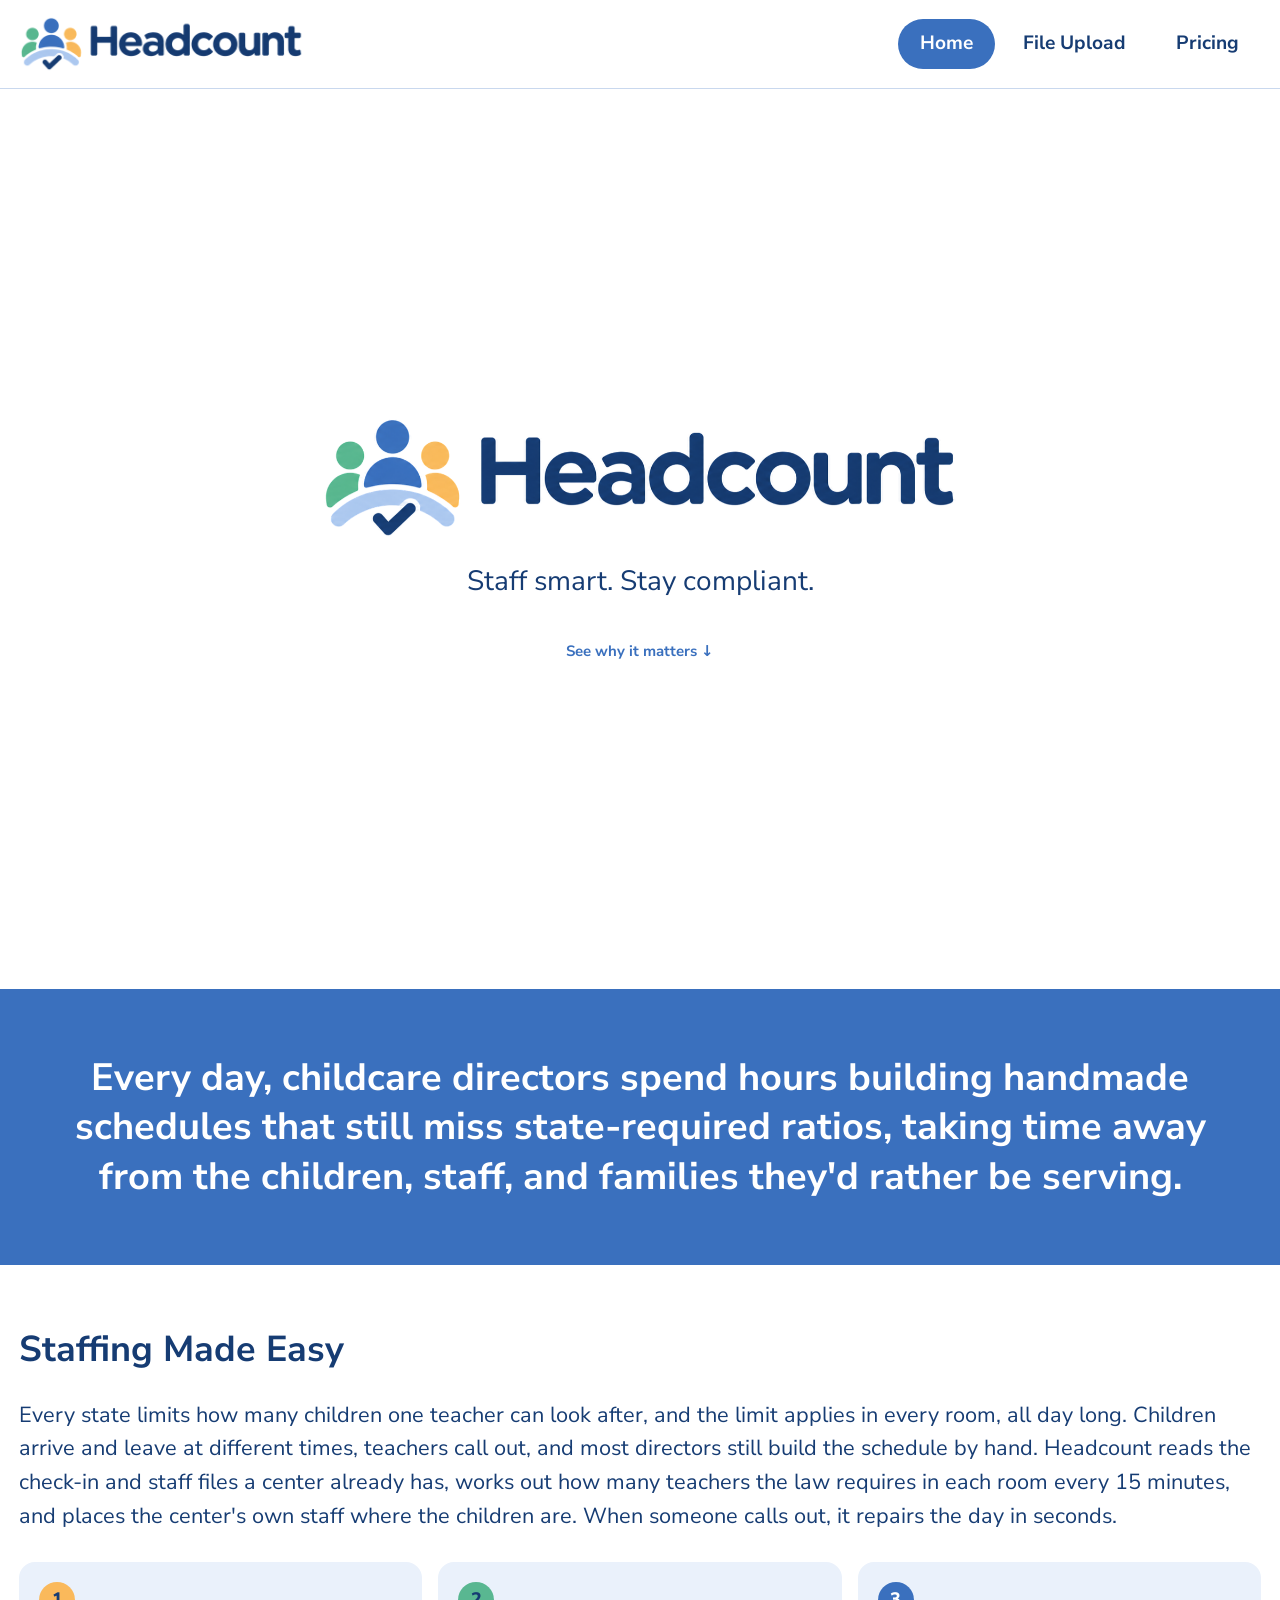
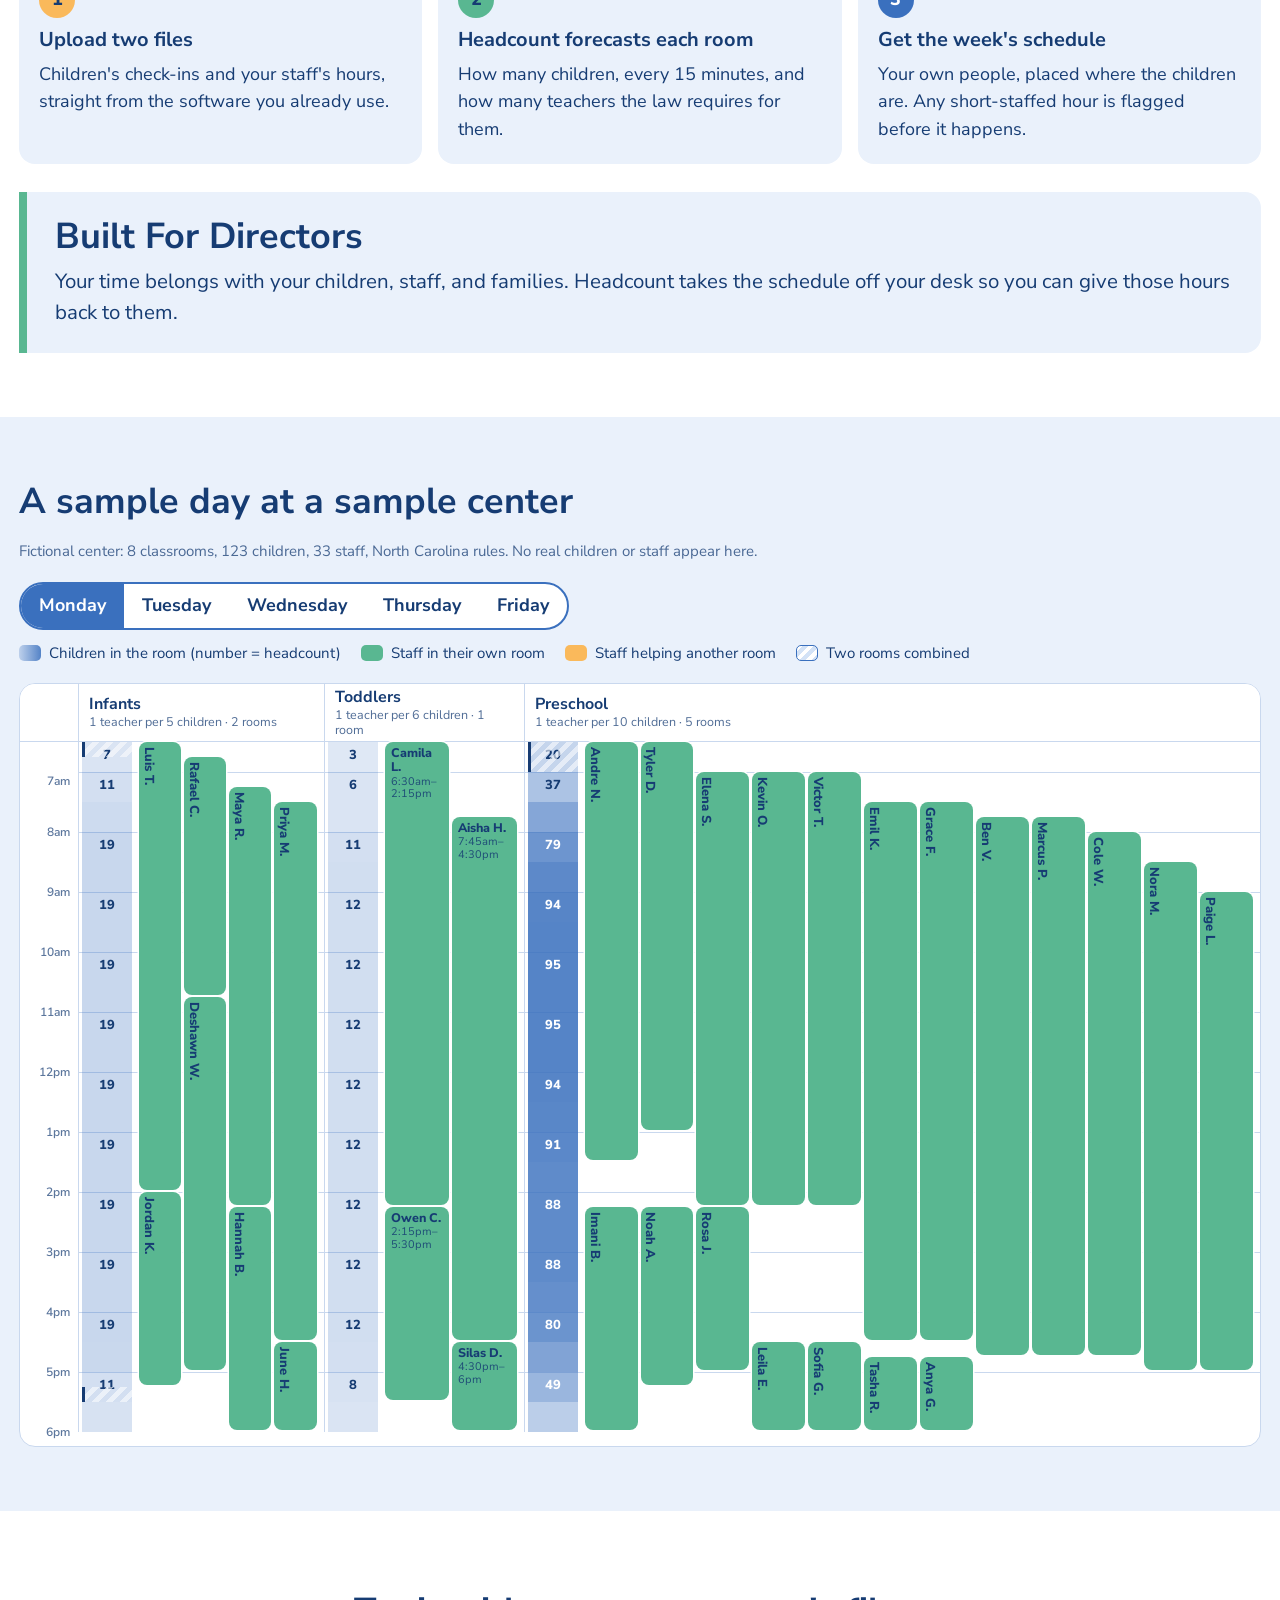
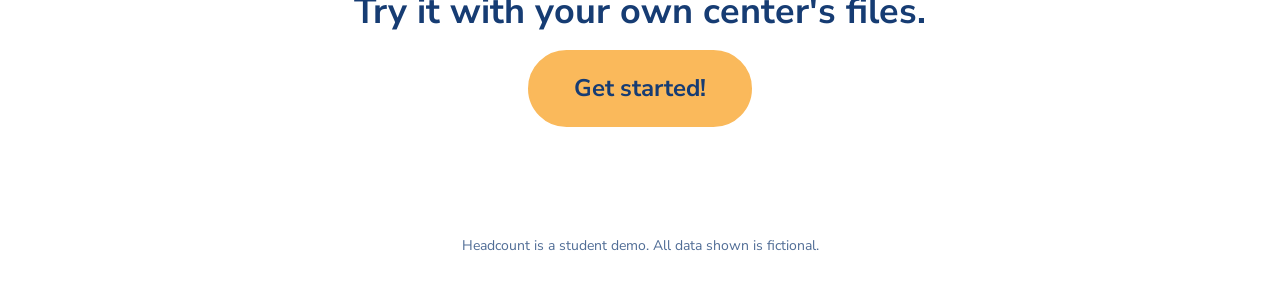
<file: index.html>
<!doctype html>
<html lang="en">
<head>
<meta charset="utf-8">
<meta name="viewport" content="width=device-width, initial-scale=1">
<title>Headcount</title>
<link rel="icon" type="image/png" href="favicon.png">
<link rel="stylesheet" href="https://fonts.googleapis.com/css2?family=Nunito+Sans:opsz,wght@6..12,400;6..12,600;6..12,700;6..12,800&display=swap">
<link rel="stylesheet" href="styles.css">
</head>
<body>

<header class="top"><div class="wrap">
  <a class="brand" href="index.html"><img src="logo.png" alt="Headcount" width="1200" height="236"></a>
  <nav aria-label="Main"><a href="index.html" aria-current="page">Home</a><a href="app.html">File Upload</a><a href="pricing.html">Pricing</a></nav>
</div></header>

<section class="hero wrap">
  <img src="logo.png" alt="Headcount" width="1200" height="236">
  <p class="sub">Staff smart. Stay compliant.</p>
  <a class="cue" href="#why">See why it matters &darr;</a>
</section>

<section class="hook" id="why">
  <div class="wrap">
    <p class="statement">Every day, childcare directors spend hours building handmade schedules that still miss state-required ratios, taking time away from the children, staff, and families they'd rather be serving.</p>
  </div>
</section>

<section class="about">
  <div class="wrap">
    <h2>Staffing Made Easy</h2>
    <p class="lead">Every state limits how many children one teacher can look after, and the limit applies in every room, all day long. Children arrive and leave at different times, teachers call out, and most directors still build the schedule by hand. Headcount reads the check-in and staff files a center already has, works out how many teachers the law requires in each room every 15 minutes, and places the center's own staff where the children are. When someone calls out, it repairs the day in seconds.</p>
    <ol class="steps">
      <li><h3>Upload two files</h3><span>Children's check-ins and your staff's hours, straight from the software you already use.</span></li>
      <li><h3>Headcount forecasts each room</h3><span>How many children, every 15 minutes, and how many teachers the law requires for them.</span></li>
      <li><h3>Get the week's schedule</h3><span>Your own people, placed where the children are. Any short-staffed hour is flagged before it happens.</span></li>
    </ol>
    <div class="directors">
      <h2>Built For Directors</h2>
      <p>Your time belongs with your children, staff, and families. Headcount takes the schedule off your desk so you can give those hours back to them.</p>
    </div>
  </div>
</section>

<section class="demo" id="demo">
  <div class="wrap">
    <h2>A sample day at a sample center</h2>
    <p class="muted">Fictional center: 8 classrooms, 123 children, 33 staff, North Carolina rules. No real children or staff appear here.</p>
    <div class="bar">
      <div class="seg" id="daySeg" role="group" aria-label="Day of the week"></div>
      <div class="legend">
        <span><i class="key kids"></i>Children in the room (number = headcount)</span>
        <span><i class="key home"></i>Staff in their own room</span>
        <span><i class="key moved"></i>Staff helping another room</span>
        <span><i class="key merged"></i>Two rooms combined</span>
      </div>
    </div>
    <div class="cal-scroll" id="calendar"></div>
  </div>
</section>

<section class="cta wrap">
  <h2>Try it with your own center's files.</h2>
  <a class="btn big" href="app.html">Get started!</a>
</section>

<footer class="wrap">Headcount is a student demo. All data shown is fictional.</footer>

<script src="calendar.js"></script>
<script src="demo_data.js"></script>
<script src="landing.js"></script>
</body>
</html>
</file>
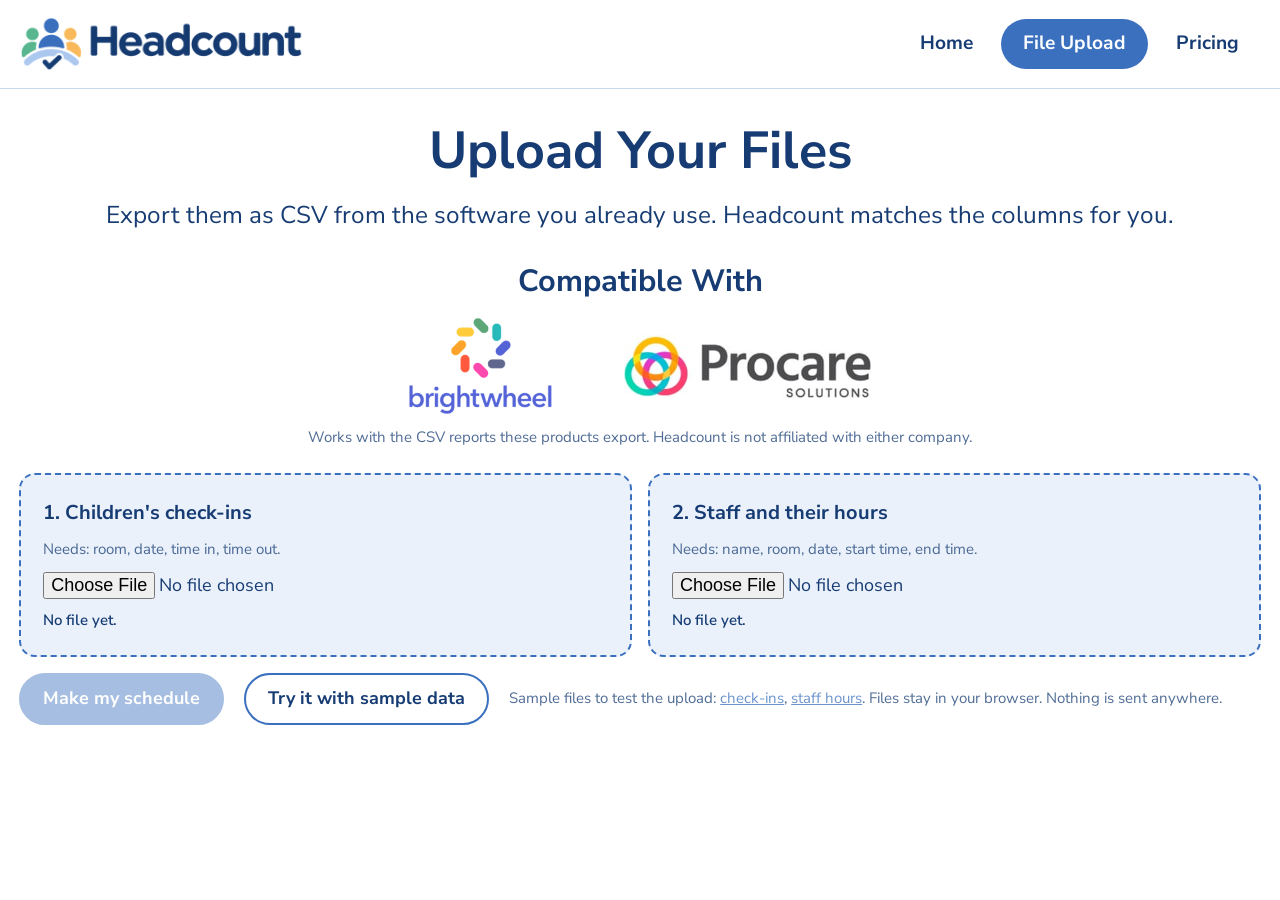
<file: app.html>
<!doctype html>
<html lang="en">
<head>
<meta charset="utf-8">
<meta name="viewport" content="width=device-width, initial-scale=1">
<title>Headcount: file upload</title>
<link rel="icon" type="image/png" href="favicon.png">
<link rel="stylesheet" href="https://fonts.googleapis.com/css2?family=Nunito+Sans:opsz,wght@6..12,400;6..12,600;6..12,700;6..12,800&display=swap">
<link rel="stylesheet" href="styles.css">
</head>
<body>

<header class="top"><div class="wrap">
  <a class="brand" href="index.html"><img src="logo.png" alt="Headcount" width="1200" height="236"></a>
  <nav aria-label="Main"><a href="index.html">Home</a><a href="app.html" aria-current="page">File Upload</a><a href="pricing.html">Pricing</a></nav>
</div></header>

<main class="tool wrap">

  <section id="uploadSection">
    <h2 class="page-title">Upload Your Files</h2>
    <p class="page-sub">Export them as CSV from the software you already use. Headcount matches the columns for you.</p>
    <div class="compat">
      <h3 class="compat-title">Compatible With</h3>
      <div class="compat-logos">
        <img src="brightwheel.png" alt="Brightwheel" width="256" height="171" style="height:96px">
        <img src="procare.png" alt="Procare Solutions" width="386" height="100" style="height:64px">
      </div>
      <span class="muted">Works with the CSV reports these products export. Headcount is not affiliated with either company.</span>
    </div>
    <div class="uploads">
      <div class="drop" id="dropAtt">
        <h3>1. Children's check-ins</h3>
        <span class="muted">Needs: room, date, time in, time out.</span>
        <input type="file" id="fileAtt" accept=".csv,text/csv">
        <p class="status" id="statusAtt">No file yet.</p>
        <details id="detAtt" hidden><summary>Columns look wrong? Match them here</summary><div class="maps" id="mapAtt"></div></details>
      </div>
      <div class="drop" id="dropStf">
        <h3>2. Staff and their hours</h3>
        <span class="muted">Needs: name, room, date, start time, end time.</span>
        <input type="file" id="fileStf" accept=".csv,text/csv">
        <p class="status" id="statusStf">No file yet.</p>
        <details id="detStf" hidden><summary>Columns look wrong? Match them here</summary><div class="maps" id="mapStf"></div></details>
      </div>
    </div>
    <div class="actions">
      <button type="button" class="btn primary" id="go" disabled>Make my schedule</button>
      <button type="button" class="btn" id="useSample">Try it with sample data</button>
      <span class="muted">Sample files to test the upload: <a href="sample_checkin_report.csv">check-ins</a>, <a href="sample_staff_timecards.csv">staff hours</a>. Files stay in your browser. Nothing is sent anywhere.</span>
    </div>
  </section>

  <div id="results" hidden>
  <div class="tool" style="padding-block:0">

    <section>
      <p class="note" id="sampleNote" hidden><strong>Sample data.</strong> A fictional center: 8 classrooms, 123 children, 33 staff. The savings below show how the tool works. They are not evidence about a real center.</p>
      <p class="summary" id="summary"></p>
      <div class="tiles" id="tiles"></div>
      <div class="actions">
        <label class="field">Safety cushion
          <select id="buffer"><option value="0">Plan to the busiest day seen</option><option value="1" selected>Busiest day + 1 child per room</option><option value="2">Busiest day + 2 children per room</option></select>
        </label>
        <label class="field">Average hourly wage ($)
          <input type="number" id="wage" value="15" min="7" max="60" step="0.5" style="width:120px">
        </label>
      </div>
      <p class="muted" id="testNote"></p>
    </section>

    <section>
      <div class="bar">
        <h2 id="calTitle">The schedule</h2>
        <div class="seg" id="daySeg" role="group" aria-label="Day of the week"></div>
      </div>
      <div class="legend">
        <span><i class="key kids"></i>Children in the room (number = headcount)</span>
        <span><i class="key home"></i>Staff in their own room</span>
        <span><i class="key moved"></i>Staff helping another room</span>
        <span><i class="key merged"></i>Two rooms combined</span>
        <span><i class="key gap"></i>Short-staffed</span>
      </div>
      <div class="pickbar" id="pickbar"><span class="muted">Click any staff card, then mark them as called out to see the day get repaired.</span></div>
      <div id="repairBox" hidden></div>
      <div class="cal-scroll clickable" id="calendar"></div>
      <p class="muted" id="unusedNote"></p>
    </section>

    <section>
      <div class="bar">
        <h2>Teachers required vs scheduled</h2>
        <label class="field">Age group <select id="unitSel"></select></label>
      </div>
      <div class="panel">
        <p class="muted" id="chartSub"></p>
        <div class="legend">
          <span><i class="sw need"></i>Teachers the law requires (forecast)</span>
          <span><i class="sw"></i>Headcount schedule</span>
          <span><i class="sw cur"></i>The hours in your staff file</span>
          <span><i class="sw short"></i>Your staff file is below ratio here</span>
        </div>
        <div class="chartbox" id="chartbox"><svg id="chart" viewBox="0 0 960 300" role="img" aria-label="Teachers required versus scheduled through the day"></svg><div class="tip" id="tip" hidden></div></div>
        <details><summary>View as table</summary><div class="scroll"><table id="chartTable"></table></div></details>
      </div>
    </section>

    <section>
      <details class="panel"><summary>Rooms and the rules applied to them</summary>
        <div class="scroll"><table id="roomTable"></table></div>
        <p class="muted">North Carolina rules in three categories: Infants 1:5 (largest group 10), Toddlers 1:6 (largest group 12), Preschool 1:10 (largest group 20). Preschool covers ages 2 to 5 and uses the state's ratio for its youngest children. Rooms in the same category may be combined before 8:30am and after 4pm when the combined group fits the largest group size. Breaks, staff qualifications and nap-time rules are not modeled yet.</p>
      </details>
    </section>

  </div>
  </div>
</main>

<script src="engine.js"></script>
<script src="calendar.js"></script>
<script src="sample_data.js"></script>
<script src="app.js"></script>
</body>
</html>
</file>
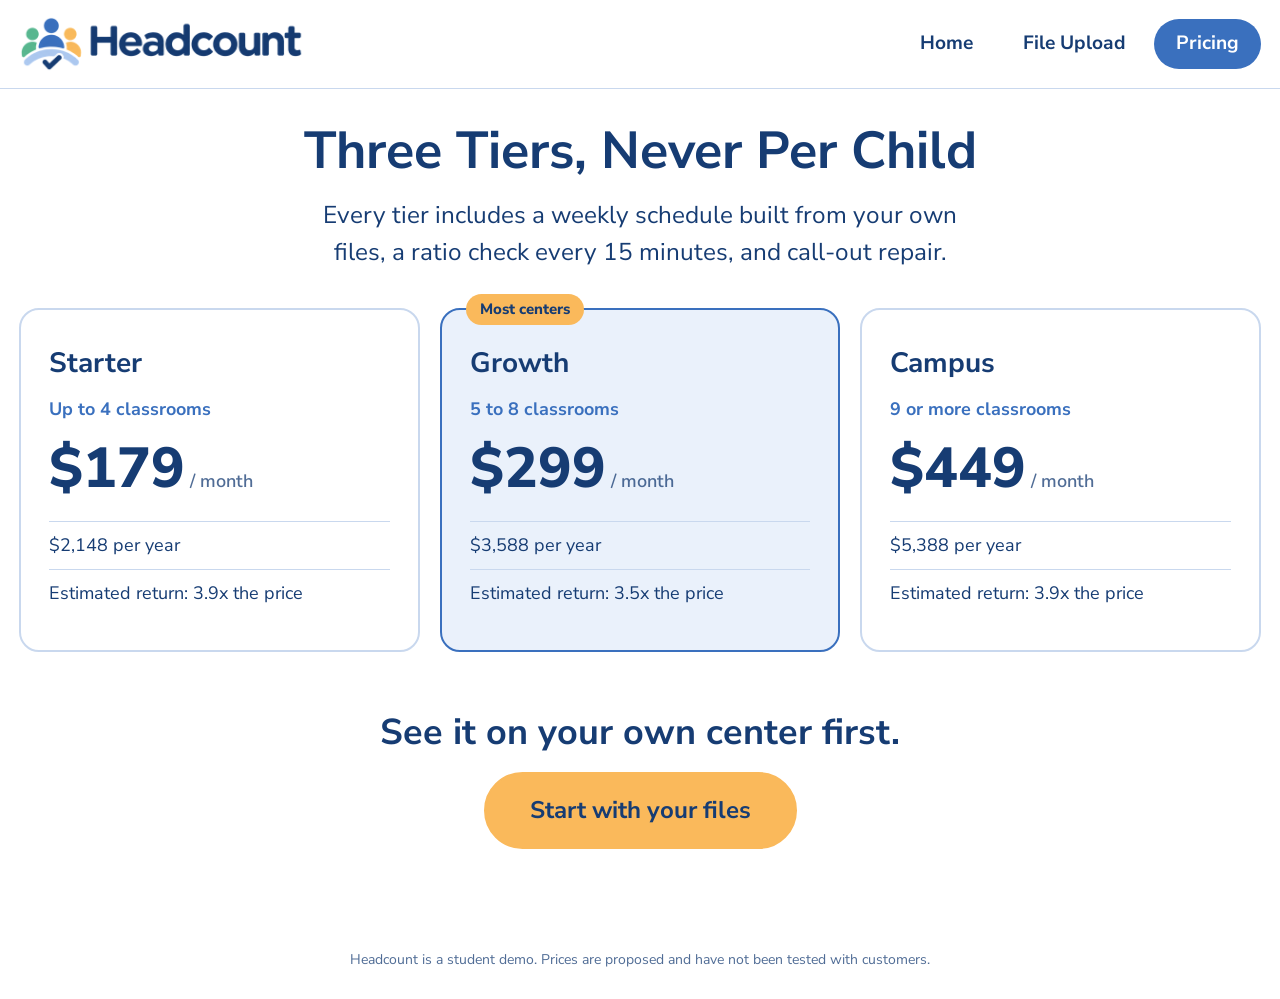
<file: pricing.html>
<!doctype html>
<html lang="en">
<head>
<meta charset="utf-8">
<meta name="viewport" content="width=device-width, initial-scale=1">
<title>Headcount: pricing</title>
<link rel="icon" type="image/png" href="favicon.png">
<link rel="stylesheet" href="https://fonts.googleapis.com/css2?family=Nunito+Sans:opsz,wght@6..12,400;6..12,600;6..12,700;6..12,800&display=swap">
<link rel="stylesheet" href="styles.css">
</head>
<body>

<header class="top"><div class="wrap">
  <a class="brand" href="index.html"><img src="logo.png" alt="Headcount" width="1200" height="236"></a>
  <nav aria-label="Main"><a href="index.html">Home</a><a href="app.html">File Upload</a><a href="pricing.html" aria-current="page">Pricing</a></nav>
</div></header>

<main class="tool wrap">

  <section>
    <h2 class="page-title">Three Tiers, Never Per Child</h2>
    <p class="page-sub">Every tier includes a weekly schedule built from your own files, a ratio check every 15 minutes, and call-out repair.</p>
  </section>

  <section>
    <div class="plans">
      <article class="plan">
        <h3>Starter</h3>
        <p class="rooms">Up to 4 classrooms</p>
        <p class="amount">$179<span> / month</span></p>
        <ul>
          <li>$2,148 per year</li>
          <li>Estimated return: 3.9x the price</li>
        </ul>
      </article>
      <article class="plan featured">
        <span class="tag">Most centers</span>
        <h3>Growth</h3>
        <p class="rooms">5 to 8 classrooms</p>
        <p class="amount">$299<span> / month</span></p>
        <ul>
          <li>$3,588 per year</li>
          <li>Estimated return: 3.5x the price</li>
        </ul>
      </article>
      <article class="plan">
        <h3>Campus</h3>
        <p class="rooms">9 or more classrooms</p>
        <p class="amount">$449<span> / month</span></p>
        <ul>
          <li>$5,388 per year</li>
          <li>Estimated return: 3.9x the price</li>
        </ul>
      </article>
    </div>
  </section>

  <section class="cta" style="padding-block:24px 0">
    <h2>See it on your own center first.</h2>
    <a class="btn big" href="app.html">Start with your files</a>
  </section>

</main>

<footer class="wrap">Headcount is a student demo. Prices are proposed and have not been tested with customers.</footer>
</body>
</html>
</file>
<file: styles.css>
/* ---- Headcount brand ----
   Text is navy. Fills are light blue, yellow, green and white.
   Avenir Next is used where it is installed (Mac, iPhone); Nunito Sans is the look-alike everywhere else. */
:root {
  --navy: #163c73;
  --blue: #3a70be;
  --yellow: #fab95b;
  --green: #59b791;          /* sampled from the logo; swap here if the brand green changes */
  --white: #ffffff;
  --tint: #eaf1fb;           /* light blue, 10% of --blue on white */
  --tint-2: #d3e2f6;
  --line: #c9d8ee;
  --red: #c8372d;            /* only for "short-staffed" warnings */
  --font: "Avenir Next", "Avenir", "Nunito Sans", "Segoe UI", system-ui, sans-serif;
}
* { box-sizing: border-box; }
html { scroll-behavior: smooth; }
@media (prefers-reduced-motion: reduce) { html { scroll-behavior: auto; } }
body { margin: 0; background: var(--white); color: var(--navy); font-family: var(--font); font-size: 18px; line-height: 1.55; }
img { max-width: 100%; }
[hidden] { display: none !important; }
h1, h2, h3, p { margin: 0; }
h2 { font-size: clamp(26px, 3.4vw, 36px); line-height: 1.15; font-weight: 700; text-wrap: balance; }
h3 { font-size: 20px; font-weight: 700; }
a { color: var(--blue); }
:focus-visible { outline: 3px solid var(--yellow); outline-offset: 2px; }
.wrap { width: 100%; margin-inline: auto; padding-inline: clamp(12px, 1.5vw, 24px); }
.muted { opacity: .75; font-size: 15px; }

/* buttons */
.btn { display: inline-flex; align-items: center; justify-content: center; gap: 8px; font: inherit; font-weight: 700; cursor: pointer; border-radius: 999px; border: 2px solid var(--blue); background: var(--white); color: var(--navy); padding: 10px 22px; text-decoration: none; }
.btn:hover { background: var(--tint); }
.btn.primary { background: var(--blue); color: var(--white); }
.btn.primary:hover { background: var(--navy); border-color: var(--navy); }
.btn.big { font-size: 24px; padding: 18px 44px; background: var(--yellow); border-color: var(--yellow); color: var(--navy); }
.btn.big:hover { background: var(--green); border-color: var(--green); }
.btn.small { font-size: 15px; padding: 6px 14px; }
.btn:disabled { opacity: .45; cursor: not-allowed; }

/* ---------- landing page ---------- */
.hero { min-height: 100vh; display: flex; flex-direction: column; align-items: center; justify-content: center; gap: 22px; text-align: center; padding-block: 48px; }
.hero img { width: min(640px, 86vw); height: auto; }
.hero .sub { font-size: clamp(20px, 2.6vw, 28px); max-width: 26ch; line-height: 1.3; }
.hero .cue { margin-top: 18px; font-size: 15px; font-weight: 700; color: var(--blue); text-decoration: none; }
/* Opening animation: the logo grows and fades in, the subtitle follows, the "see why" link comes last. */
@keyframes grow-in { from { opacity: 0; transform: scale(.82); } to { opacity: 1; transform: scale(1); } }
.hero img, .hero .sub, .hero .cue { animation: grow-in .75s cubic-bezier(.2, .7, .2, 1) both; }
.hero .sub { animation-delay: .25s; }
.hero .cue { animation-delay: .6s; }
@media (prefers-reduced-motion: reduce) { .hero img, .hero .sub, .hero .cue { animation: none; } }
.hook { background: var(--blue); color: var(--white); padding-block: 64px; }
.hook .statement { font-size: clamp(24px, 3.2vw, 38px); line-height: 1.3; font-weight: 700; text-align: center; text-wrap: balance; }
.about { padding-block: 64px; }
.about .wrap { display: flex; flex-direction: column; gap: 28px; }
.about p.lead { font-size: clamp(19px, 1.7vw, 24px); }
.steps { display: grid; grid-template-columns: repeat(auto-fit, minmax(240px, 1fr)); gap: 16px; padding: 0; margin: 0; list-style: none; counter-reset: step; }
.steps li { counter-increment: step; background: var(--tint); border-radius: 16px; padding: 20px; display: flex; flex-direction: column; gap: 6px; }
.steps li::before { content: counter(step); width: 36px; height: 36px; border-radius: 50%; display: grid; place-items: center; font-weight: 800; background: var(--yellow); }
.steps li:nth-child(2)::before { background: var(--green); }
.steps li:nth-child(3)::before { background: var(--blue); color: var(--white); }
.directors { border-left: 8px solid var(--green); background: var(--tint); border-radius: 0 16px 16px 0; padding: 24px 28px; display: flex; flex-direction: column; gap: 8px; }
.directors p { font-size: clamp(18px, 1.6vw, 23px); }
.demo { background: var(--tint); padding-block: 64px; }
.demo .wrap { display: flex; flex-direction: column; gap: 18px; }
.cta { padding-block: 80px; text-align: center; display: flex; flex-direction: column; align-items: center; gap: 18px; }
footer { padding-block: 28px; font-size: 14px; opacity: .75; text-align: center; }

/* ---------- shared: day picker, legend ---------- */
.bar { display: flex; flex-wrap: wrap; gap: 12px 24px; align-items: center; justify-content: space-between; }
.seg { display: inline-flex; flex-wrap: wrap; border: 2px solid var(--blue); border-radius: 999px; overflow: hidden; background: var(--white); }
.seg button { font: inherit; font-weight: 700; border: 0; background: transparent; color: var(--navy); padding: 8px 18px; cursor: pointer; }
.seg button[aria-pressed="true"] { background: var(--blue); color: var(--white); }
.legend { display: flex; flex-wrap: wrap; gap: 8px 20px; font-size: 15px; }
.legend span { display: inline-flex; align-items: center; gap: 8px; }
.key { width: 22px; height: 16px; border-radius: 5px; display: inline-block; }
.key.kids { background: linear-gradient(90deg, rgba(58,112,190,.25), rgba(58,112,190,.85)); }
.key.home { background: var(--green); }
.key.moved { background: var(--yellow); }
.key.gap { background: var(--white); border: 2px dashed var(--red); }
.key.merged { background: repeating-linear-gradient(135deg, var(--white) 0 4px, var(--tint-2) 4px 8px); border: 1px solid var(--blue); }

/* ---------- the calendar ---------- */
.cal-scroll { max-width: 100%; padding-bottom: 14px; overflow-x: auto; background: var(--white); border-radius: 16px; border: 1px solid var(--line); }
.cal { display: grid; }
.cal-head { height: 58px; padding: 8px 10px; border-bottom: 1px solid var(--line); display: flex; flex-direction: column; justify-content: center; line-height: 1.2; background: var(--white); }
.cal-head strong { font-size: 16px; }
.cal-head span { font-size: 12.5px; opacity: .75; }
.cal-col { border-left: 1px solid var(--line); min-width: 0; }
.cal-body { position: relative; }
.cal-gutter .cal-hour { position: absolute; right: 8px; transform: translateY(-50%); font-size: 12px; font-weight: 600; opacity: .7; white-space: nowrap; }
.cal-gutter .cal-hour:first-child { transform: none; }
.cal-lines { position: absolute; inset: 0; background-image: linear-gradient(to bottom, var(--line) 1px, transparent 1px); }
.cal-band { position: absolute; top: 0; bottom: 0; left: 0; width: 56px; }
.cal-kids { position: absolute; left: 3px; right: 3px; display: flex; align-items: flex-start; justify-content: center; padding-top: 3px; font-size: 13px; font-weight: 800; color: var(--navy); }
.cal-kids.dark { color: var(--white); }
.cal-merged { position: absolute; left: 3px; right: 3px; background: repeating-linear-gradient(135deg, transparent 0 5px, rgba(255,255,255,.55) 5px 10px); border-left: 3px solid var(--navy); pointer-events: none; }
.cal-staff { position: absolute; top: 0; bottom: 0; left: 60px; right: 4px; }
.cal-card { position: absolute; font: inherit; text-align: left; border: 0; border-radius: 8px; padding: 4px 6px; overflow: hidden; color: var(--navy); background: var(--green); display: flex; flex-direction: column; gap: 1px; cursor: default; box-shadow: 0 0 0 1.5px var(--white); }
.cal-card.moved { background: var(--yellow); }
.cal-card .nm { font-size: 12.5px; font-weight: 800; line-height: 1.15; }
.cal-card .tm { font-size: 11px; line-height: 1.15; opacity: .85; }
.cal-card.narrow { flex-direction: row; align-items: flex-start; padding: 5px 2px; }
.cal-card.narrow .nm { writing-mode: vertical-rl; white-space: nowrap; font-size: 13px; }
.cal-card.narrow .tm { display: none; }
.cal-card.changed { box-shadow: 0 0 0 3px var(--navy); z-index: 2; }
.cal-card.picked { box-shadow: 0 0 0 3px var(--blue), 0 4px 12px rgba(22,60,115,.35); z-index: 2; }
.clickable .cal-card { cursor: pointer; }
.clickable .cal-card:hover { filter: brightness(1.06); box-shadow: 0 0 0 2px var(--navy); }
.cal-gap { position: absolute; left: 0; right: 0; border: 2px dashed var(--red); border-radius: 8px; background: rgba(255,255,255,.92); color: var(--red); font-size: 11.5px; font-weight: 800; line-height: 1.2; padding: 3px 6px; z-index: 1; overflow: hidden; }

/* ---------- the tool page ---------- */
.top { border-bottom: 1px solid var(--line); background: var(--white); position: sticky; top: 0; z-index: 10; }
.top .wrap { display: flex; flex-wrap: wrap; align-items: center; justify-content: space-between; gap: 8px 16px; padding-block: 16px; }
.top .brand img { height: clamp(40px, 4.4vw, 56px); width: auto; display: block; }
.top nav { display: flex; flex-wrap: wrap; gap: 6px; }
.top nav a { font-size: clamp(18px, 1.5vw, 22px); font-weight: 700; color: var(--navy); text-decoration: none; padding: 10px 22px; border-radius: 999px; }
.top nav a:hover { background: var(--tint); }
.top nav a[aria-current="page"] { background: var(--blue); color: var(--white); }
.tool { display: flex; flex-direction: column; gap: 36px; padding-block: 32px 72px; }
section { display: flex; flex-direction: column; gap: 16px; }
section > *, .wrap > *, .tool > * { min-width: 0; }
.uploads { display: grid; grid-template-columns: repeat(auto-fit, minmax(300px, 1fr)); gap: 16px; }
.drop { border: 2px dashed var(--blue); border-radius: 16px; background: var(--tint); padding: 22px; display: flex; flex-direction: column; gap: 10px; }
.drop.over { background: var(--tint-2); }
.drop.ready { border-style: solid; border-color: var(--green); }
.drop input[type="file"] { font: inherit; color: var(--navy); max-width: 100%; }
.drop .status { font-size: 15px; font-weight: 600; }
.drop .status.err { color: var(--red); }
.maps { display: grid; grid-template-columns: repeat(auto-fit, minmax(130px, 1fr)); gap: 8px; }
.field { display: flex; flex-direction: column; gap: 4px; font-size: 14px; font-weight: 600; }
select, input[type="number"] { font: inherit; color: var(--navy); background: var(--white); border: 1.5px solid var(--line); border-radius: 10px; padding: 7px 10px; min-height: 40px; }
details summary { cursor: pointer; font-weight: 700; }
details[open] summary { margin-bottom: 12px; }
.actions { display: flex; flex-wrap: wrap; gap: 12px 20px; align-items: center; }
.tiles { display: grid; grid-template-columns: repeat(auto-fit, minmax(210px, 1fr)); gap: 14px; }
.tile { border-radius: 16px; padding: 18px; background: var(--tint); display: flex; flex-direction: column; gap: 2px; }
.tile .v { font-size: 38px; font-weight: 800; line-height: 1.05; font-variant-numeric: tabular-nums; }
.tile .l { font-size: 15px; font-weight: 700; }
.tile .s { font-size: 14px; opacity: .8; }
.tile.lead { background: var(--blue); color: var(--white); }
.tile.lead .v { color: var(--yellow); }
.summary { font-size: 18px; font-weight: 600; background: var(--tint); border-left: 6px solid var(--green); border-radius: 0 12px 12px 0; padding: 12px 16px; }
.summary.warn { border-left-color: var(--red); }
.pickbar { display: flex; flex-wrap: wrap; align-items: center; gap: 10px 16px; background: var(--tint); border-radius: 12px; padding: 10px 14px; min-height: 58px; }
.result { border-left: 6px solid var(--yellow); background: var(--tint); border-radius: 0 12px 12px 0; padding: 14px 18px; display: flex; flex-direction: column; gap: 8px; }
.result ul { margin: 0; padding-left: 20px; }
.panel { border: 1px solid var(--line); border-radius: 16px; padding: 18px; display: flex; flex-direction: column; gap: 12px; }
.chartbox { position: relative; }
svg { display: block; width: 100%; height: auto; }
svg text { font-family: var(--font); font-size: 12px; fill: var(--navy); opacity: .8; }
.tip { position: absolute; pointer-events: none; background: var(--white); border: 1.5px solid var(--blue); border-radius: 10px; padding: 8px 10px; font-size: 14px; line-height: 1.4; min-width: 180px; box-shadow: 0 6px 18px rgba(22,60,115,.18); }
.tip .row { display: flex; justify-content: space-between; gap: 14px; }
.sw { width: 20px; height: 0; border-top: 4px solid var(--blue); display: inline-block; }
.sw.cur { border-top-color: var(--yellow); }
.sw.need { height: 14px; border: 0; background: var(--tint-2); border-radius: 3px; }
.sw.short { height: 10px; width: 10px; border: 0; background: var(--red); border-radius: 2px; }
.scroll { overflow-x: auto; }
table { border-collapse: collapse; width: 100%; font-size: 15px; }
th, td { text-align: left; padding: 7px 10px; border-bottom: 1px solid var(--line); }
th { font-size: 13px; text-transform: uppercase; letter-spacing: .05em; opacity: .75; }
td.n, th.n { text-align: right; font-variant-numeric: tabular-nums; }
.note { background: #fff4df; border-radius: 12px; padding: 10px 14px; font-size: 15px; }
@media (max-width: 640px) { .hook .wrap { grid-template-columns: 1fr; } body { font-size: 16px; } }

/* ---------- "Compatible with" strip on the upload page ---------- */
.page-title { text-align: center; font-size: clamp(34px, 4.2vw, 52px); }
.page-sub { text-align: center; text-wrap: balance; font-size: clamp(20px, 1.9vw, 26px); }
.compat { display: flex; flex-direction: column; align-items: center; text-align: center; gap: 12px; padding-block: 8px; }
.compat-title { font-size: clamp(24px, 2.4vw, 32px); }
.compat-logos { display: flex; flex-wrap: wrap; gap: 20px 72px; align-items: center; justify-content: center; }
.compat-logos img { width: auto; display: block; }

/* ---------- pricing page ---------- */
.plans { display: grid; grid-template-columns: repeat(auto-fit, minmax(260px, 1fr)); gap: 20px; align-items: stretch; }
.plan { position: relative; border: 2px solid var(--line); border-radius: 20px; background: var(--white); padding: 32px 28px; display: flex; flex-direction: column; gap: 10px; }
.plan h3 { font-size: 28px; }
.plan .rooms { font-weight: 700; color: var(--blue); }
.plan .amount { font-size: clamp(44px, 4.4vw, 64px); font-weight: 800; line-height: 1.05; font-variant-numeric: tabular-nums; margin-block: 6px; }
.plan .amount span { font-size: 18px; font-weight: 600; opacity: .75; }
.plan ul { margin: 6px 0 0; padding: 0; list-style: none; display: flex; flex-direction: column; }
.plan li { padding: 10px 0; border-top: 1px solid var(--line); }
.plan.featured { border-color: var(--blue); background: var(--tint); }
.plan .tag { position: absolute; top: -16px; left: 24px; background: var(--yellow); font-weight: 800; font-size: 15px; border-radius: 999px; padding: 4px 14px; }
</file>
